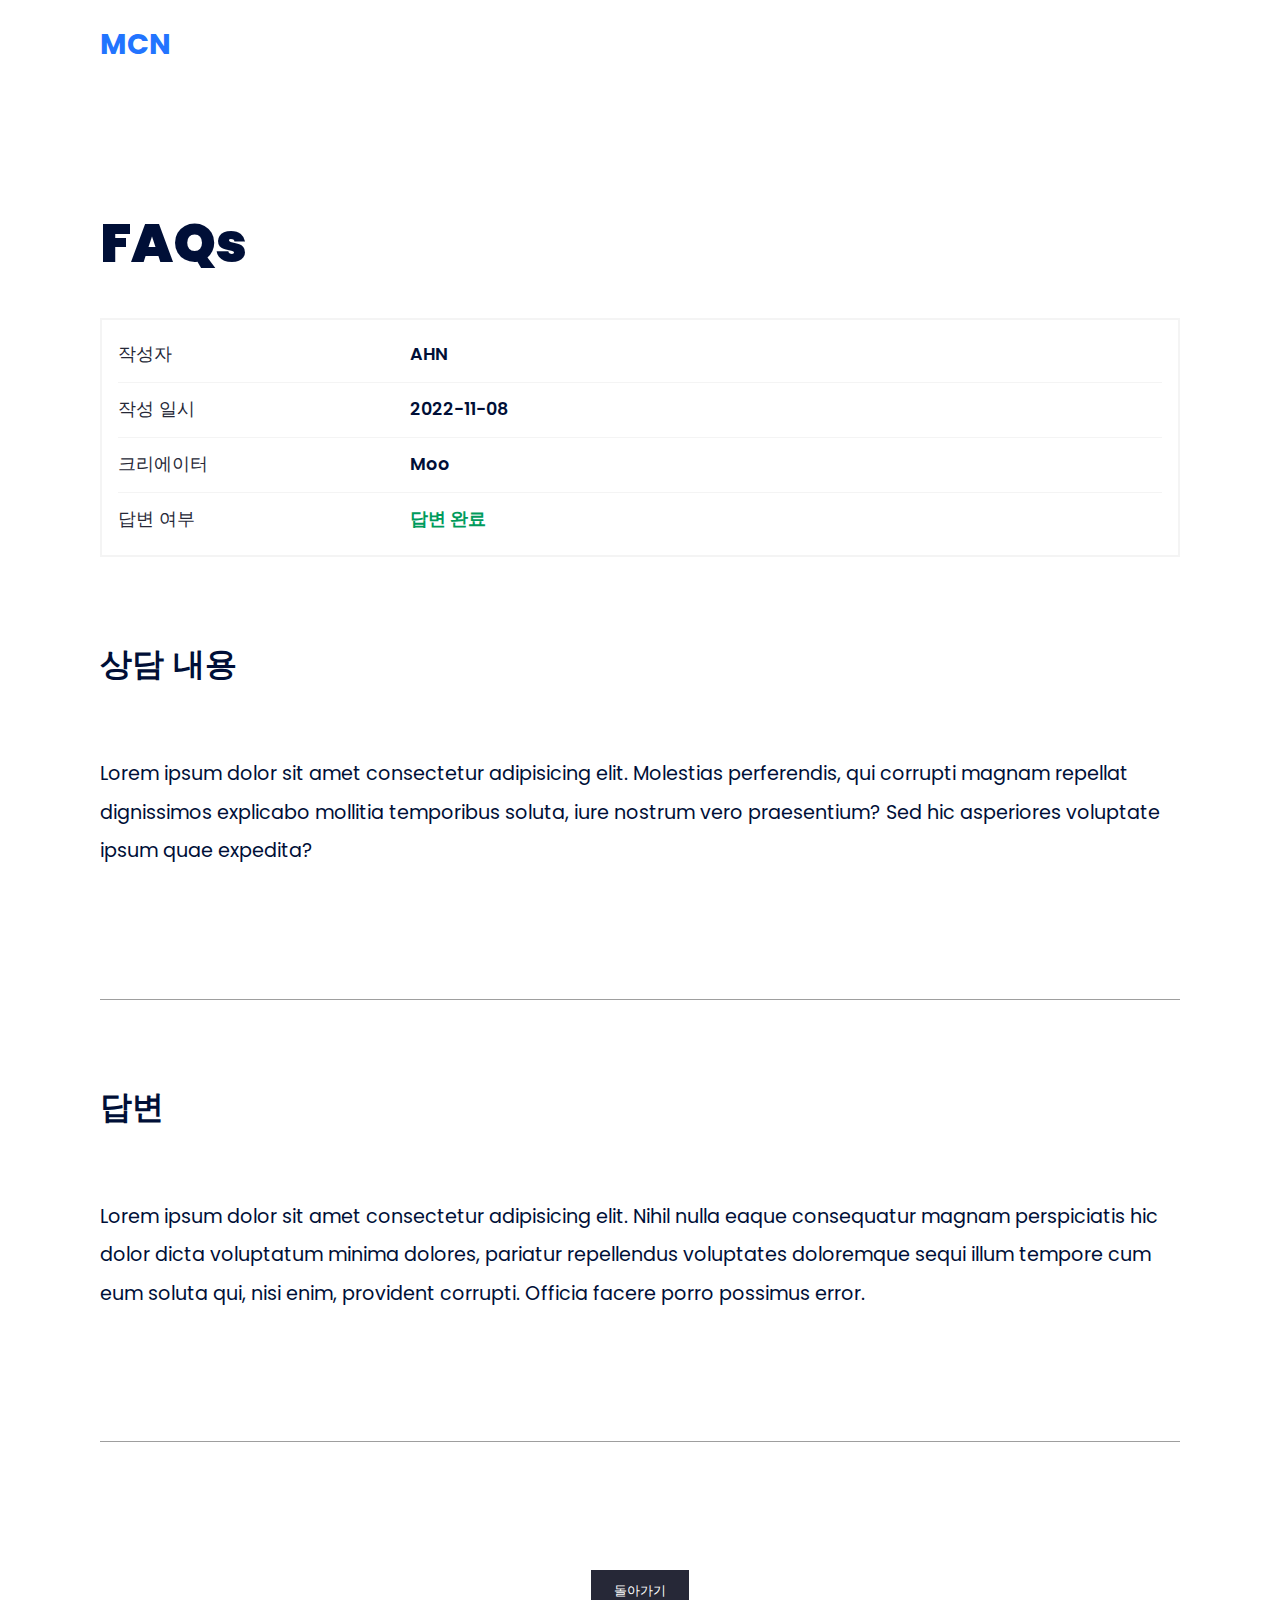
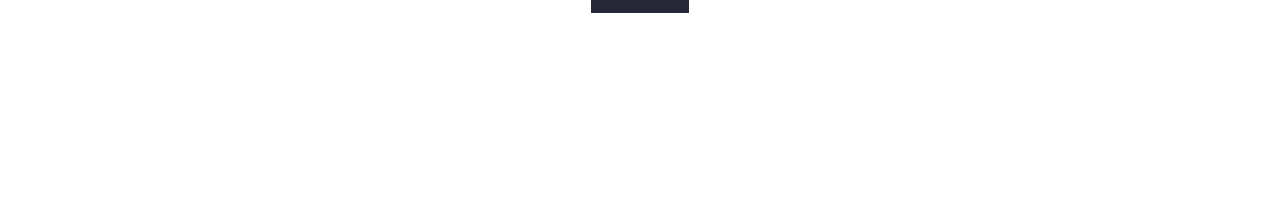
<file: html/faq.html>
<!DOCTYPE html>
<html lang="zxx">

<head>
    <meta charset="UTF-8">
    <meta http-equiv="X-UA-Compatible" content="IE=edge">
    <meta name="viewport" content="width=device-width, initial-scale=1.0">
    <title>MCN</title>

    <!-- GOOGLE FONTS -->
    <link rel="preconnect" href="https://fonts.googleapis.com">
    <link rel="preconnect" href="https://fonts.gstatic.com" crossorigin>
    <!-- <link href="https://fonts.googleapis.com/css2?family=Noto+Sans+KR:wght@100;300;400;500;700;900&display=swap" rel="stylesheet"> -->
    <link
        href="https://fonts.googleapis.com/css2?family=Poppins:ital,wght@0,200;0,300;0,400;0,500;0,600;0,700;0,800;0,900;1,200;1,300;1,400;1,500;1,600;1,700;1,800;1,900&display=swap"
        rel="stylesheet">

    <!-- ICON SCOUT -->
    <link rel="stylesheet" href="https://unicons.iconscout.com/release/v4.0.0/css/line.css">

    <!-- STYLE SHEET -->
    <link rel="stylesheet" href="../css/style.css">
    <link rel="stylesheet" href="../css/faq.css">
</head>

<body>
    <!-- =================HEADER================ -->
    <header>
        <div class="container header__container">
            <a href="index.html">
                <h4>MCN</h4>
            </a>
        </div>
    </header>

    <!-- =================FAQs================ -->
    <section id="faq">
        <div class="container faq__container">
            <div class="title__text">
                <h2>FAQs</h2>
            </div>
            <div class="faq__info">
                <div class="info__box">
                    <h5>작성자</h5>
                    <h5>AHN</h5>
                </div>
                <div class="info__line"></div>
                <div class="info__box">
                    <h5>작성 일시</h5>
                    <h5>2022-11-08</h5>
                </div>
                <div class="info__line"></div>
                <div class="info__box">
                    <h5>크리에이터</h5>
                    <h5>Moo</h5>
                </div>
                <div class="info__line"></div>
                <div class="info__box">
                    <h5>답변 여부</h5>
                    <h5 style="color: var(--color-green);">답변 완료</h5>
                </div>
            </div>
            <div class="faq__title">
                <h3 class="kor">상담 내용</h3>
            </div>
            <div class="faq__content">
                <p>Lorem ipsum dolor sit amet consectetur adipisicing elit. Molestias perferendis, qui corrupti magnam
                    repellat dignissimos explicabo mollitia temporibus soluta, iure nostrum vero praesentium? Sed hic
                    asperiores voluptate ipsum quae expedita?</p>
            </div>
            <div class="faq__title">
                <h3 class="kor">답변</h3>
            </div>
            <div class="faq__content">
                <p>Lorem ipsum dolor sit amet consectetur adipisicing elit. Nihil nulla eaque consequatur magnam
                    perspiciatis hic dolor dicta voluptatum minima dolores, pariatur repellendus voluptates doloremque
                    sequi illum tempore cum eum soluta qui, nisi enim, provident corrupti. Officia facere porro possimus
                    error.</p>
            </div>
            <div class="faq__btn">
                <button class="btn-black kor">돌아가기</button>
            </div>
        </div>
    </section>

</body>

</html>
</file>
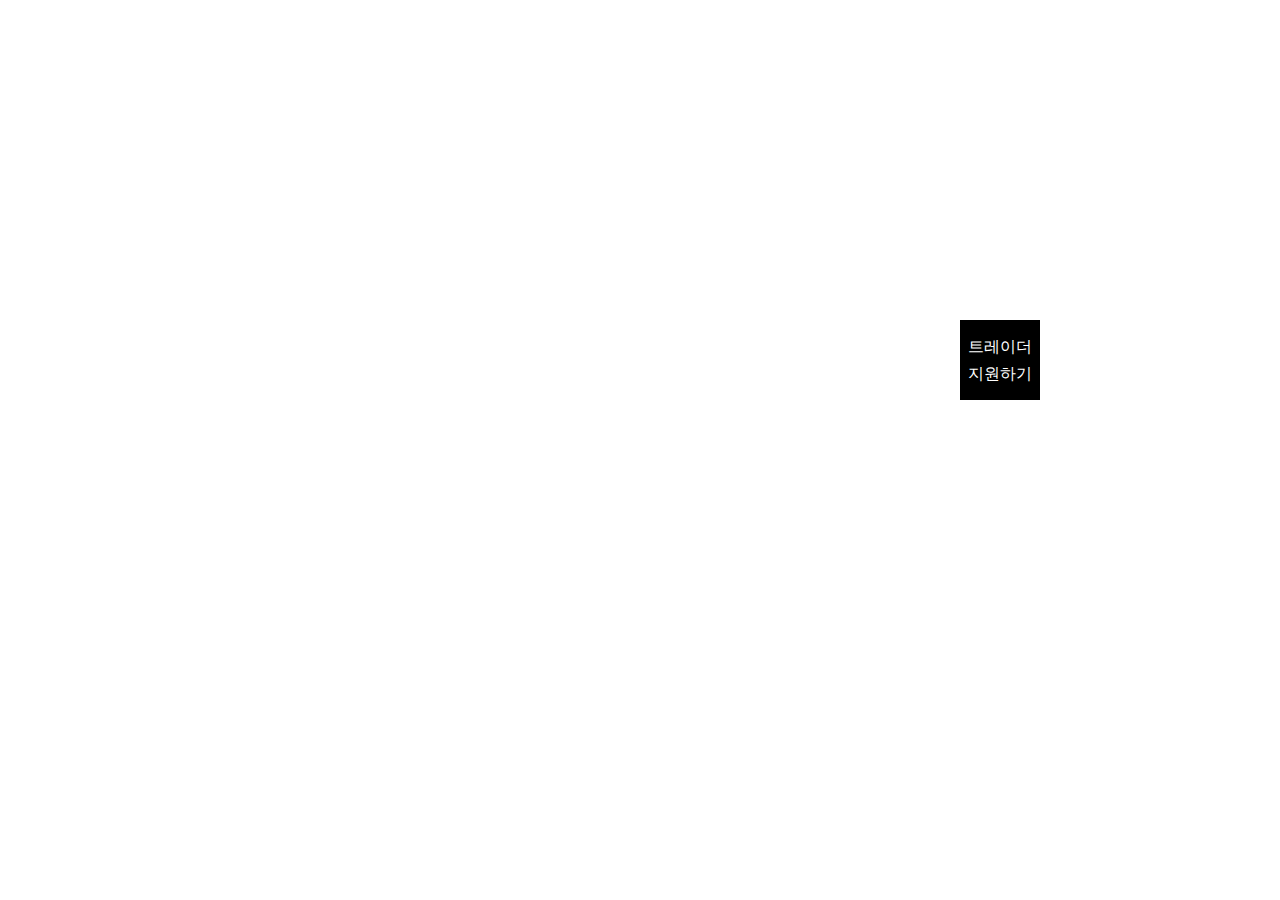
<file: html/floating_btn.html>
<!DOCTYPE html>
<html lang="zxx">

<head>
    <meta charset="UTF-8">
    <meta http-equiv="X-UA-Compatible" content="IE=edge">
    <meta name="viewport" content="width=device-width, initial-scale=1.0">
    <title>MCN</title>

    <!-- GOOGLE FONTS -->
    <link rel="preconnect" href="https://fonts.googleapis.com">
    <link rel="preconnect" href="https://fonts.gstatic.com" crossorigin>
    <!-- <link href="https://fonts.googleapis.com/css2?family=Noto+Sans+KR:wght@100;300;400;500;700;900&display=swap" rel="stylesheet"> -->
    <link
        href="https://fonts.googleapis.com/css2?family=Poppins:ital,wght@0,200;0,300;0,400;0,500;0,600;0,700;0,800;0,900;1,200;1,300;1,400;1,500;1,600;1,700;1,800;1,900&display=swap"
        rel="stylesheet">

    <!-- ICON SCOUT -->
    <link rel="stylesheet" href="https://unicons.iconscout.com/release/v4.0.0/css/line.css">

    <!-- STYLE SHEET -->
    <link rel="stylesheet" href="../css/style.css">
    <link rel="stylesheet" href="../css/floating_btn.css">
</head>

<body>
    <!-- =========== FLOATING BUTTON ========== -->
    <div class="floating fix box">
        <p>트레이더</p>
        <p>지원하기</p>
    </div>
</body>

</html>
</file>
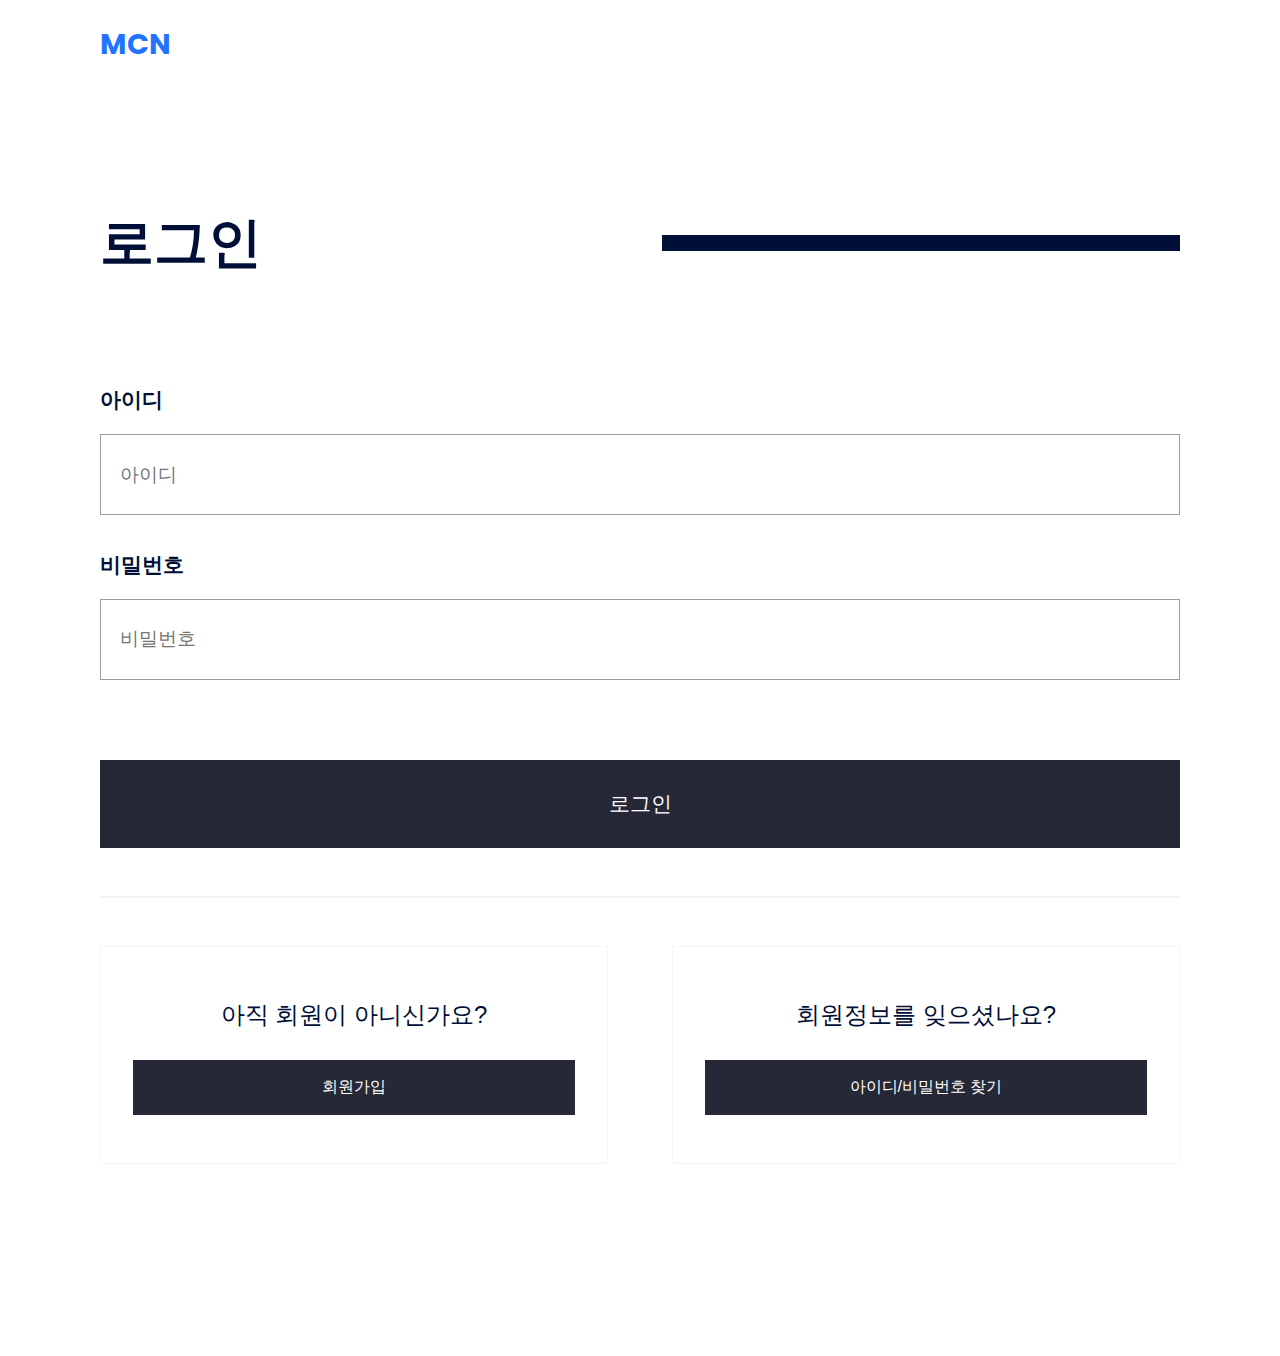
<file: html/login.html>
<!DOCTYPE html>
<html lang="zxx">
<head>
    <meta charset="UTF-8">
    <meta http-equiv="X-UA-Compatible" content="IE=edge">
    <meta name="viewport" content="width=device-width, initial-scale=1.0">
    <title>MCN</title>

    <!-- GOOGLE FONTS -->
    <link rel="preconnect" href="https://fonts.googleapis.com">
    <link rel="preconnect" href="https://fonts.gstatic.com" crossorigin>
    <!-- <link href="https://fonts.googleapis.com/css2?family=Noto+Sans+KR:wght@100;300;400;500;700;900&display=swap" rel="stylesheet"> -->
    <link href="https://fonts.googleapis.com/css2?family=Poppins:ital,wght@0,200;0,300;0,400;0,500;0,600;0,700;0,800;0,900;1,200;1,300;1,400;1,500;1,600;1,700;1,800;1,900&display=swap" rel="stylesheet">

    <!-- ICON SCOUT -->
    <link rel="stylesheet" href="https://unicons.iconscout.com/release/v4.0.0/css/line.css">

    <!-- STYLE SHEET -->
    <link rel="stylesheet" href="../css/style.css">
    <link rel="stylesheet" href="../css/login.css">
</head>
<body>
    <!-- =================HEADER================ -->
    <header>
        <div class="container header__container">
            <a href="index.html"><h4>MCN</h4></a>
        </div>
    </header>

    <!-- =================LOGIN================ -->
    <section id="login">
        <div class="container login__container">
            <div class="title">
                <div class="title__text">
                    <h2 class="kor">로그인</h2>
                </div>
                <div class="title__line">
                    <div></div>
                    <div class="real__line"></div>
                </div>
            </div>
            <form action="#">
                <div class="form-group">
                    <label for="id" class="kor">아이디</label>
                    <input id="id" class="btn-input" type="text" placeholder="아이디" >
                </div>
                <div class="form-group">
                    <label for="password" class="kor">비밀번호</label>
                    <input id="password" class="btn-input" type="password" placeholder="비밀번호" >
                </div>
                <button class="btn-black loginBtn kor" type="submit">로그인</button>
            </form>
            <div class="line"></div>
            <div class="login-etc">
                <div class="etc-box">
                    <h5 class="kor">아직 회원이 아니신가요?</h5>
                    <button class="btn-black kor" onclick="location.href='signup.html';">회원가입</button>
                </div>
                <div class="etc-box">
                    <h5 class="kor">회원정보를 잊으셨나요?</h5>
                    <button class="btn-black kor">아이디/비밀번호 찾기</button>
                </div>
            </div>
        </div>
    </section>
    
</body>
</html>
</file>
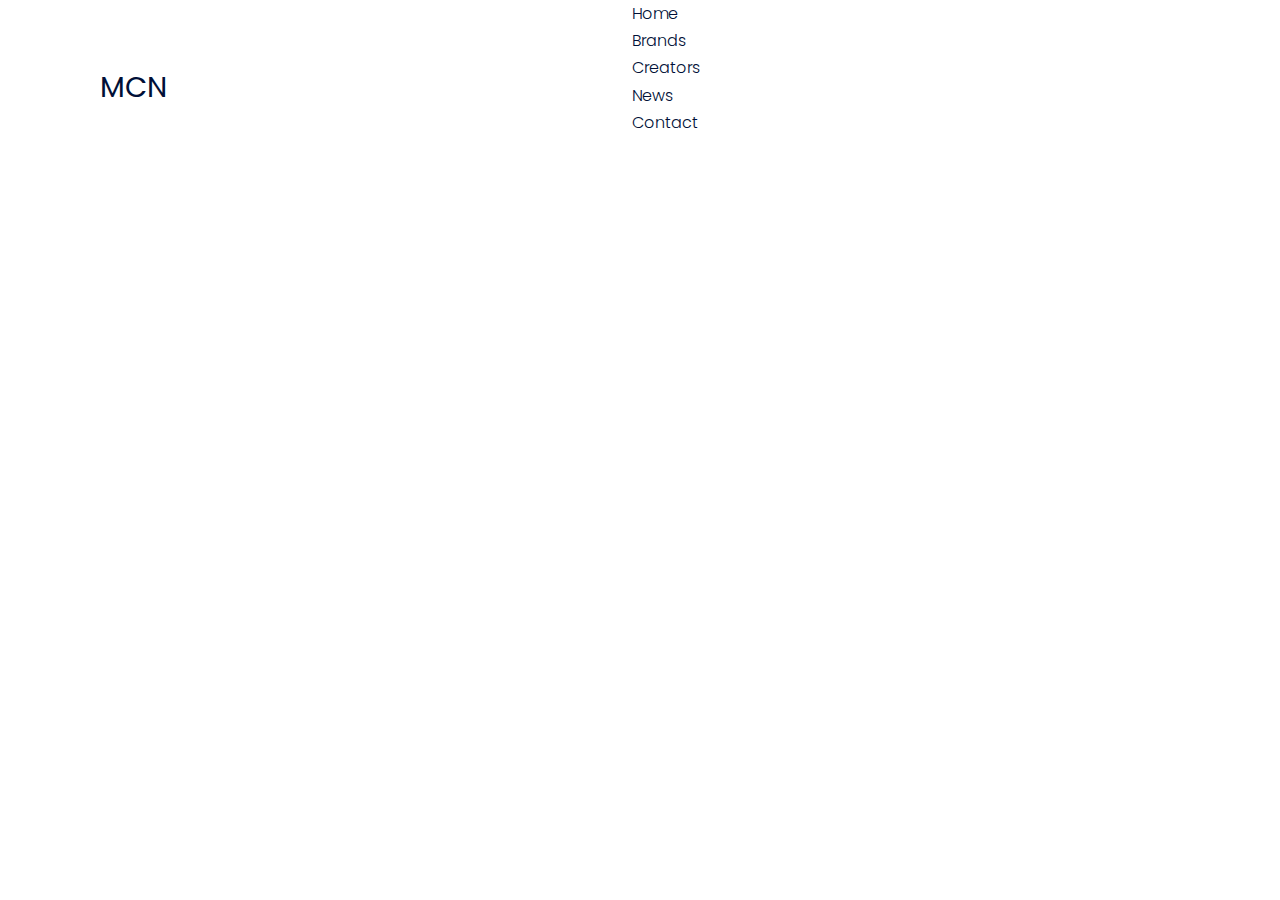
<file: html/nav.html>
<!DOCTYPE html>
<html lang="zxx">

<head>
    <meta charset="UTF-8">
    <meta http-equiv="X-UA-Compatible" content="IE=edge">
    <meta name="viewport" content="width=device-width, initial-scale=1.0">
    <title>MCN</title>

    <!-- GOOGLE FONTS -->
    <link rel="preconnect" href="https://fonts.googleapis.com">
    <link rel="preconnect" href="https://fonts.gstatic.com" crossorigin>
    <!-- <link href="https://fonts.googleapis.com/css2?family=Noto+Sans+KR:wght@100;300;400;500;700;900&display=swap" rel="stylesheet"> -->
    <link
        href="https://fonts.googleapis.com/css2?family=Poppins:ital,wght@0,200;0,300;0,400;0,500;0,600;0,700;0,800;0,900;1,200;1,300;1,400;1,500;1,600;1,700;1,800;1,900&display=swap"
        rel="stylesheet">

    <!-- ICON SCOUT -->
    <link rel="stylesheet" href="https://unicons.iconscout.com/release/v4.0.0/css/line.css">

    <!-- STYLE SHEET -->
    <link rel="stylesheet" href="../css/style.css">
    <link rel="stylesheet" href="../css/nav.css">
</head>

<body>
    <!-- =========== NAVBAR ========== -->
    <div class="container nav__container">
        <a href="index.html">
            <h4>MCN</h4>
        </a>
        <ul>
            <a href="index.html">
                <li>Home</li>
            </a>
            <a href="brand.html">
                <li>Brands</li>
            </a>
            <a href="creator.html">
                <li>Creators</li>
            </a>
            <a href="news.html">
                <li>News</li>
            </a>
            <a href="contact.html">
                <li>Contact</li>
            </a>
            <button class="btn btn-varient" onclick="location.href='login.html';">Login</button>
        </ul>
        <button class="menu-btn" id="menu-btn" onclick="document.getElementById('menu').classList.add('active')"><i
                class="uil uil-bars"></i></button>
    </div>
    <!-- =========== MENU ========== -->
    <menu id="menu">
        <div class="container menu__container">
            <div class="menu-head">
                <a href="index.html">
                    <h4>MCN</h4>
                </a>
                <i class="uil uil-multiply" id="close"
                    onclick="document.getElementById('menu').classList.remove('active')"></i>
            </div>
            <div class="menu-content">
                <a href="index.html">
                    <h2>Home</h2>
                </a>
                <a href="brand.html">
                    <h2>Brands</h2>
                </a>
                <a href="creator.html">
                    <h2>Creators</h2>
                </a>
                <a href="news.html">
                    <h2>News</h2>
                </a>
                <a href="contact.html">
                    <h2>Contact</h2>
                </a>
                <button class="btn-black" onclick="location.href='login.html';">Login</button>
            </div>
        </div>
    </menu>

</body>

</html>
</file>
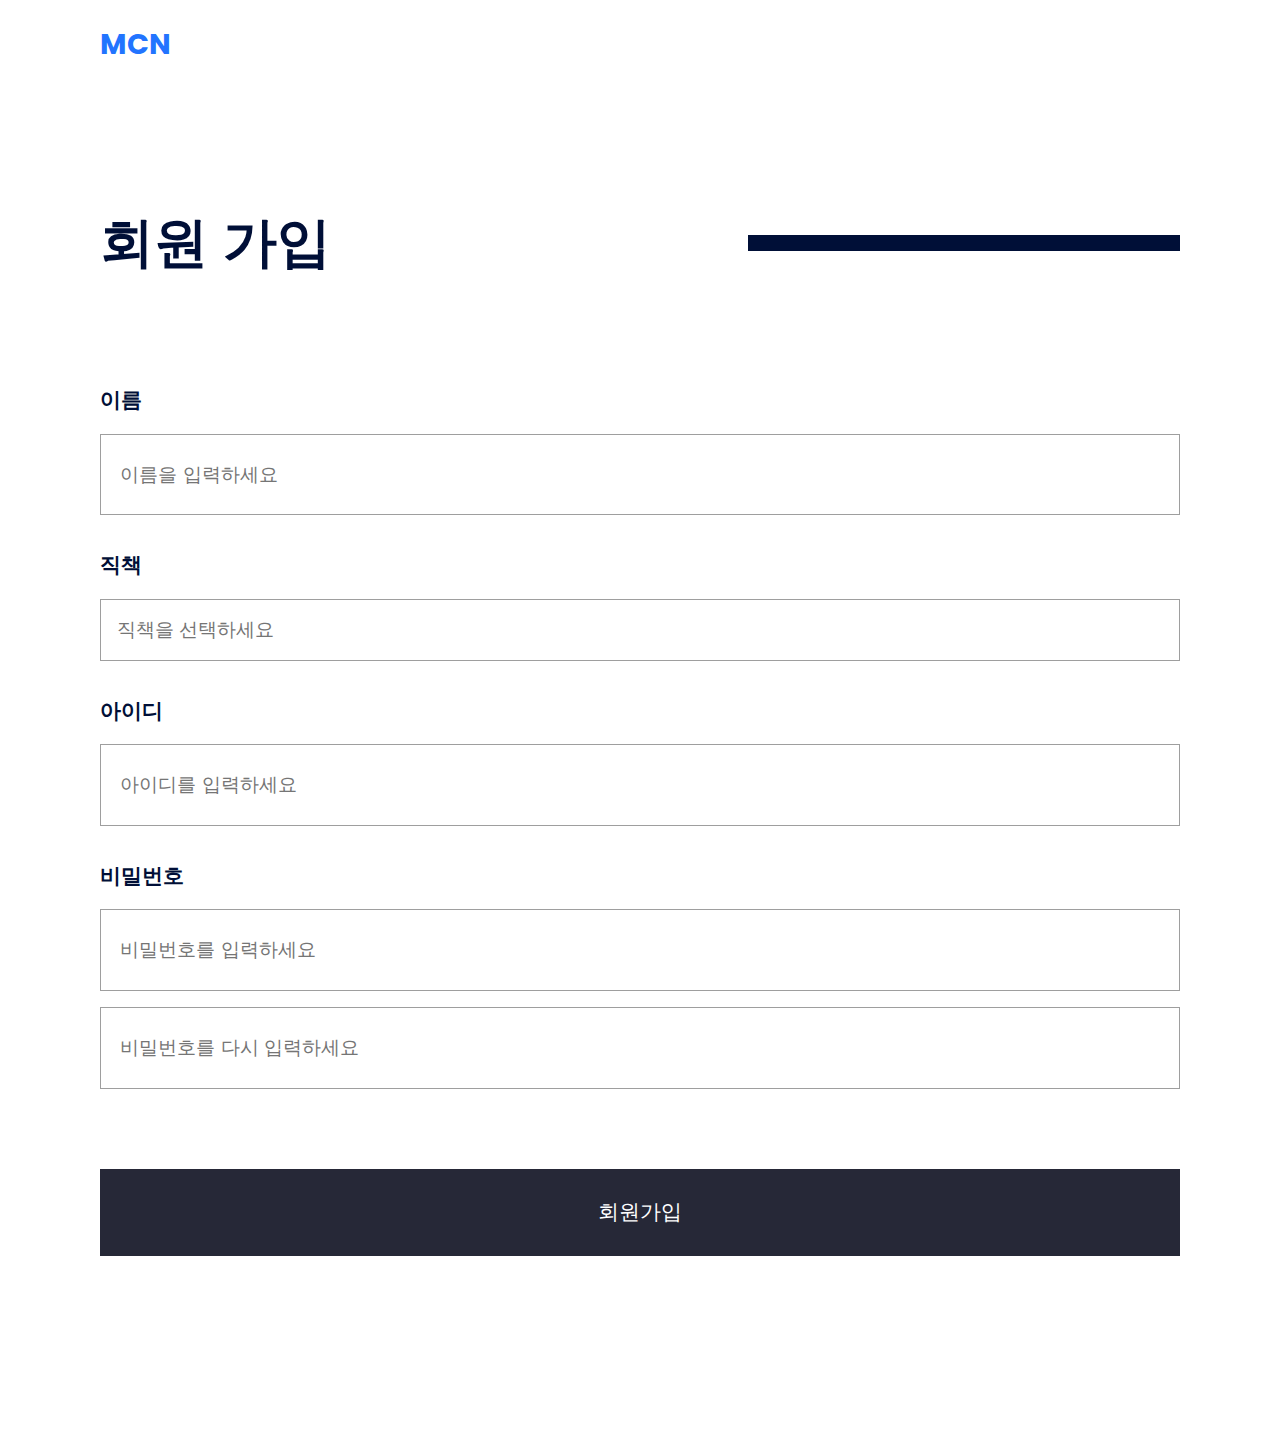
<file: html/signup.html>
<!DOCTYPE html>
<html lang="zxx">

<head>
    <meta charset="UTF-8">
    <meta http-equiv="X-UA-Compatible" content="IE=edge">
    <meta name="viewport" content="width=device-width, initial-scale=1.0">
    <title>MCN</title>

    <!-- GOOGLE FONTS -->
    <link rel="preconnect" href="https://fonts.googleapis.com">
    <link rel="preconnect" href="https://fonts.gstatic.com" crossorigin>
    <!-- <link href="https://fonts.googleapis.com/css2?family=Noto+Sans+KR:wght@100;300;400;500;700;900&display=swap" rel="stylesheet"> -->
    <link
        href="https://fonts.googleapis.com/css2?family=Poppins:ital,wght@0,200;0,300;0,400;0,500;0,600;0,700;0,800;0,900;1,200;1,300;1,400;1,500;1,600;1,700;1,800;1,900&display=swap"
        rel="stylesheet">

    <!-- ICON SCOUT -->
    <link rel="stylesheet" href="https://unicons.iconscout.com/release/v4.0.0/css/line.css">

    <!-- STYLE SHEET -->
    <link rel="stylesheet" href="../css/style.css">
    <link rel="stylesheet" href="../css/signup.css">
</head>

<body>
    <!-- =================HEADER================ -->
    <header>
        <div class="container header__container">
            <a href="index.html">
                <h4>MCN</h4>
            </a>
        </div>
    </header>

    <!-- =================SIGNUP================ -->
    <section id="signup">
        <div class="container signup__container">
            <div class="title">
                <div class="title__text">
                    <h2 class="kor">회원 가입</h2>
                </div>
                <div class="title__line">
                    <div></div>
                    <div class="real__line"></div>
                </div>
            </div>
            <form action="#">
                <div class="form-group">
                    <label for="name" class="kor">이름</label>
                    <input id="name" class="btn-input" type="text" placeholder="이름을 입력하세요">
                </div>
                <div class="form-group">
                    <label for="role" class="kor">직책</label>
                    <div class="select-menu">
                        <div class="select-btn">
                            <input id="role" class="sBtn-text" placeholder="직책을 선택하세요" readonly>
                            <i class="uil uil-angle-down"></i>
                        </div>
                        <ul class="options">
                            <li class="option"><span class="option-text kor">관리자</span></li>
                            <li class="option"><span class="option-text kor">멤버</span></li>
                        </ul>
                    </div>
                </div>
                <div class="form-group">
                    <label for="id" class="kor">아이디</label>
                    <input id="id" class="btn-input" type="text" placeholder="아이디를 입력하세요">
                </div>
                <div class="form-group">
                    <label for="password" class="kor">비밀번호</label>
                    <input id="password" class="btn-input" type="password" placeholder="비밀번호를 입력하세요">
                    <input id="re-password" class="btn-input" type="password" placeholder="비밀번호를 다시 입력하세요">
                </div>
                <button class="btn-black loginBtn kor" type="submit">회원가입</button>
            </form>
        </div>
    </section>

    <script src="../javascript/input.js"></script>

</body>

</html>
</file>
<file: css/style.css>
/* =================GENERAL CSS================ */
:root {
    --color-primary: #2274FF;
    --color-white: #fff;
    --color-light: #f4f4f4;
    --color-black: #000f37;
    --color-realBlack: #000;
    --color-dark: #262837;
    --color-gray: #9e9e9e;
    --color-green: #009B5C;
    --color-orange: #FD9F28;
    --color-pink: #D83D8A;
    --color-purple: #7067ED;
    --color-skyblue: #39ABD0;
    --color-palletblue: #4A6CFF;
    --color-youtubeRed: #FF0000;

    --color-background: #2A272A;

    --transition: all 400ms ease;

    --container-width: 1080px;
    --container-width-tablet: 90%;
    --container-width-phone: 94%;
}

* {
    margin: 0;
    padding: 0;
    outline: 0;
    border: 0;
    box-sizing: border-box;
    text-decoration: none;
    list-style: none;
}

html {
    scroll-behavior: smooth;
}

body {
    /* 200 ~ 900 사용가능 */
    font-family: 'Poppins', sans-serif;
    color: var(--color-black);
    line-height: 1.7;
    background: var(--color-white);

    -ms-overflow-style: none;
    /* IE and Edge */
    scrollbar-width: none;
    /* Firefox */
    overflow-x: hidden;
}

body::-webkit-scrollbar {
    display: none;
    /* Chrome, Safari, Opera*/
}

.container {
    width: var(--container-width);
    margin: 0 auto;
}

h1 {
    font-size: 6.4rem;
    line-height: 1;
    font-weight: 500;
    color: var(--color-black);
}

h2 {
    font-size: 2.8rem;
    font-weight: 400;
    line-height: 1;
}

h3 {
    font-size: 2rem;
    font-weight: 300;
}

h4 {
    font-size: 1.8rem;
    font-weight: 400;
}

h5 {
    font-size: 1.5rem;
    font-weight: 300;
}

a {
    color: var(--color-black);
    font-weight: 300;
}

button {
    background: transparent;
}

img {
    width: 100%;
    object-fit: cover;
}

.btn {
    display: inline-block;
    padding: 1rem 2rem;
    background: var(--color-primary);
    color: var(--color-white);
    font-weight: 500;
    transition: all 300ms ease;
    cursor: pointer;
    box-shadow: 3px 3px 6px rgba(0, 0, 0, 0.4);
}

.btn:hover {
    -webkit-transform: translateY(-5px);

    -ms-transform: translateY(-5px);

    transform: translateY(-5px);
}

.btn-varient {
    background: transparent;
    border: 1px solid var(--color-white);
    color: var(--color-white);
    transition: all 300ms ease;
    padding: 0.7rem 1.4rem;
    box-shadow: none;
    font-weight: 700;
}

.btn-varient:hover {
    background: var(--color-white);
    border: 1px solid var(--color-white);
    transform: none;
    color: var(--color-realBlack);
}

.btn-black {
    background: var(--color-dark);
    border: 1px solid var(--color-dark);
    color: var(--color-white);
    transition: all 300ms ease;
    padding: 0.7rem 1.4rem;
    box-shadow: none;
}

.btn-black:hover {
    background: var(--color-realBlack);
    border: 1px solid var(--color-realBlack);
    transform: none;
}

.btn-input {
    padding: 1.8rem 1.2rem;
    background: var(--color-white);
    color: var(--color-dark);
    border: solid 1px var(--color-gray);
    box-shadow: none;
    cursor: text;
    font-size: 1.2rem;
}

.btn-input:hover {
    border: solid 1px var(--color-black);
    transform: none;
}

.avatar {
    width: 2.2rem;
    height: 2.2rem;
    border-radius: 50%;
    overflow: hidden;
}

section {
    max-width: 100vw;
    padding: 8rem 0 12rem 0;
}

.kor {
    /* 100 , 300, 400, 500, 700, 900 사용가능 */
    font-family: 'Noto Sans KR', sans-serif;
}

/* =================MEDIA QEURIES
(TABLETS)================ */
@media screen and (max-width: 1024px) {
    .container {
        width: var(--container-width-tablet);
    }

    h1 {
        font-size: 5.2rem;
    }

    h2 {
        font-size: 2rem;
    }

    h3 {
        font-size: 1.9rem;
    }

    h4 {
        font-size: 1.5rem;
    }

    h5 {
        font-size: 1.3rem;
    }
}

/* =================MEDIA QEURIES
(PHONES)================ */
@media screen and (max-width: 600px) {
    html {
        font-size: 14px;
    }

    .container {
        width: var(--container-width-phone);
    }

    h1 {
        font-size: 3.6rem;
    }

    h2 {
        font-size: 1.8rem;
    }

    h3 {
        font-size: 1.6rem;
    }

    h4 {
        font-size: 1.5rem;
    }

    h5 {
        font-size: 1.25rem;
    }

}
</file>
<file: css/faq.css>
/* =================HEADER================ */
.header__container {
    height: 5.5rem;
    display: flex;
    align-items: center;
}

.header__container h4 {
    font-weight: 700;
    color: var(--color-primary);
}


/* =================FAQs================ */
.title__text h2 {
    color: var(--color-black);
    font-weight: 900;
    font-size: 3.4rem;
}

.faq__info {
    margin-top: 3rem;
    border: 2px solid var(--color-light);
    padding: 0.5rem 1rem;
}

.info__box {
    display: flex;
    align-items: center;
    padding: 0.75rem 0;
}

.info__box h5 {
    font-weight: 600;
    font-size: 1.1rem;
}

.info__box h5:first-child {
    width: 28%;
    color: var(--color-dark);
    font-weight: 400;
}

.info__line {
    height: 1px;
    background: var(--color-light);
}

.faq__title {
    margin-top: 5rem;
}

.faq__title h3 {
    font-weight: 600;
}

.faq__content {
    margin-top: 2rem;
    padding: 2rem 0 8rem 0;
    border-bottom: 1px solid var(--color-gray);
}

.faq__content p {
    font-size: 1.2rem;
    line-height: 2;
}

.faq__btn {
    display: flex;
    align-items: center;
    justify-content: center;
    padding: 8rem 0 0 0;
    cursor: pointer;
}
</file>
<file: css/floating_btn.css>
/* =================FLOATING BUTTON================ */
.floating {
    top: 20rem;
    right: 15rem;
}

.fix {
    position: fixed;
}

.box {
    width: 5rem;
    height: 5rem;
    background: var(--color-realBlack);
    color: var(--color-white);
    display: flex;
    flex-direction: column;
    align-items: center;
    justify-content: center;
    cursor: pointer;
}
</file>
<file: css/login.css>
/* =================HEADER================ */
.header__container {
    height: 5.5rem;
    display: flex;
    align-items: center;
}
.header__container h4{
    font-weight: 700;
    color: var(--color-primary);
}

/* =================LOGIN================ */
.title{
    display: grid;
    grid-template-columns: 2fr 3fr;
    align-items: center;
}
.title__text h2 {
    color: var(--color-black);
    font-weight: 900;
    font-size: 3.4rem;
}
.title__line {
    height: 1rem;
}
.real__line {
    height: 100%;
    width: 80%;
    float: right;
    background: var(--color-black);
}
form {
    margin-top: 7rem;
}
.form-group {
    display: flex;
    flex-direction: column;
    margin-bottom: 2rem;
}
label {
    margin-bottom: 1rem;
    font-weight: 700;
    font-size: 1.3rem;
    color: var(--color-black);
}
.loginBtn {
    margin-top: 3rem;
    width: 100%;
    padding: 1.8rem 0;
    cursor: pointer;
    font-size: 1.3rem;
}

.line {
    width: 100%;
    height: 2px;
    background: var(--color-light);
    margin-top: 3rem;
}
.login-etc {
    display: grid;
    grid-template-columns: 1fr 1fr;
    gap: 4rem;
    margin-top: 3rem;
}
.etc-box {
    display: flex;
    flex-direction: column;
    align-items: center;
    justify-content: center;
    width: 100%;
    padding: 3rem 2rem;
    border: 1px solid var(--color-light);
    text-align: center;
}
.etc-box h5 {
    margin-bottom: 1.5rem;
}
.etc-box button {
    width: 100%;
    padding: 1rem 0;
    cursor: pointer;
    font-size: 1rem;
}


/* =================MEDIA QEURIES
(PHONES)================ */
@media screen and (max-width: 700px) {

    .login-etc {
        grid-template-columns: 1fr;
    }
}
</file>
<file: css/nav.css>
nav {
    width: 100%;
    height: 5.5rem;
    display: grid;
    background: var(--color-primary);
    top: 0;
    left: 0;
    z-index: 9;
}

/* ================================ */
.nav__container {
    display: flex;
    justify-content: space-between;
    align-items: center;
}

nav h4 {
    color: var(--color-white);
    font-weight: 700;
}

nav button {
    display: none;
}

nav button i {
    color: var(--color-white);
    font-size: 1.5rem;
    cursor: pointer;
}

nav ul {
    display: flex;
    justify-content: center;
    align-items: center;
}

nav ul li {
    padding: 0 20px;
    display: flex;
    font-size: 1rem;
    font-weight: 600;
    color: white;
    cursor: pointer;
    margin-right: 50px;
    transition: var(--transition);
}

nav ul li:hover {
    color: var(--color-realBlack);
    background: var(--color-white);
}

.menu-btn i {
    font-size: 2.5rem;
}

/* =================MENU================ */
menu {
    background: var(--color-white);
    position: absolute;
    width: 100vw;
    height: 100vh;
    top: 0;
    z-index: 3;
    transition: var(--transition);
    display: none;
    opacity: 0;
    flex-direction: column;
}

menu.active {
    display: flex;
    opacity: 1;
}

.menu-head {
    display: flex;
    justify-content: space-between;
    align-items: center;
    height: 5.5rem;
}

.menu-head h4 {
    color: var(--color-realBlack);
    font-weight: 700;
}

.menu-head i {
    font-size: 2.5rem;
    cursor: pointer;
}

.menu-content {
    background: var(--color-white);

}

.menu-content .admin-btn i {
    transition: .3s;
}

.menu-content .admin-btn.active i {
    transform: rotate(-180deg);
}

.menu-content a h2 {
    margin-top: 4rem;
    cursor: pointer;
}

.menu-content button {
    margin-top: 4rem;
    width: 100%;
    padding: 1.5rem 0;
    font-size: 1.2rem;
    cursor: pointer;
}



/* =================MEDIA QEURIES
(TABLETS)================ */
@media screen and (max-width: 1024px) {
    nav ul {
        display: none;
    }

    nav button {
        display: block;
    }
}

/* =================MEDIA QEURIES
(PHONES)================ */
@media screen and (max-width: 600px) {}
</file>
<file: css/signup.css>
/* =================HEADER================ */
.header__container {
    height: 5.5rem;
    display: flex;
    align-items: center;
}
.header__container h4{
    font-weight: 700;
    color: var(--color-primary);
}

/* =================SIGNUP================ */
.title{
    display: grid;
    grid-template-columns: 1fr 1fr;
    align-items: center;
}
.title__text h2 {
    color: var(--color-black);
    font-weight: 900;
    font-size: 3.4rem;
}
.title__line {
    height: 1rem;
}
.real__line {
    height: 100%;
    width: 80%;
    float: right;
    background: var(--color-black);
}
form {
    margin-top: 7rem;
}
.form-group {
    display: flex;
    flex-direction: column;
    margin-bottom: 2rem;
}
label {
    font-weight: 700;
    font-size: 1.3rem;
    color: var(--color-black);
}
input {
    margin-top: 1rem;
}
.loginBtn {
    margin-top: 3rem;
    width: 100%;
    padding: 1.8rem 0;
    cursor: pointer;
    font-size: 1.3rem;
}

/*========== ROLE SELECT ============*/
.select-menu {
    margin-top: 1rem;
    border: solid 1px var(--color-gray);
    padding: 1.2rem 1rem;
    position: relative;
    background: var(--color-white);
}
.select-btn {
    display: flex;
    justify-content: space-between;
    align-items: center;
    cursor: pointer;
}
.select-btn input {
    outline: none;
    cursor: pointer;
    margin-top: 0;
    font-size: 1.2rem;
}
.select-btn i {
    transition: 0.3s;
    font-size: 1.5rem;
}
.options {
    z-index: 1;
    position: absolute;
    background-color: var(--color-white);
    border: 1px solid var(--color-gray);
    padding: 0.5rem 1rem;
    top: 5.5rem;
    left: 50%;
    width: 100%;
    transform: translateX(-50%);
    transition: 0.2s;
    opacity: 0;
    display: none;
}
.options li {
    padding: 0.5rem;
    margin: 0.3rem 0;
    cursor: pointer;
}
/*========== ROLE ACTIVE ============*/
.select-menu.active .select-btn i {
    transform: rotate(-180deg);
}
.select-menu.active .options{
    display: block;
    opacity: 1;
}

.signup__content button{
    margin-top: 2.5rem;
    width: 100%;
    cursor: pointer;
}
</file>
